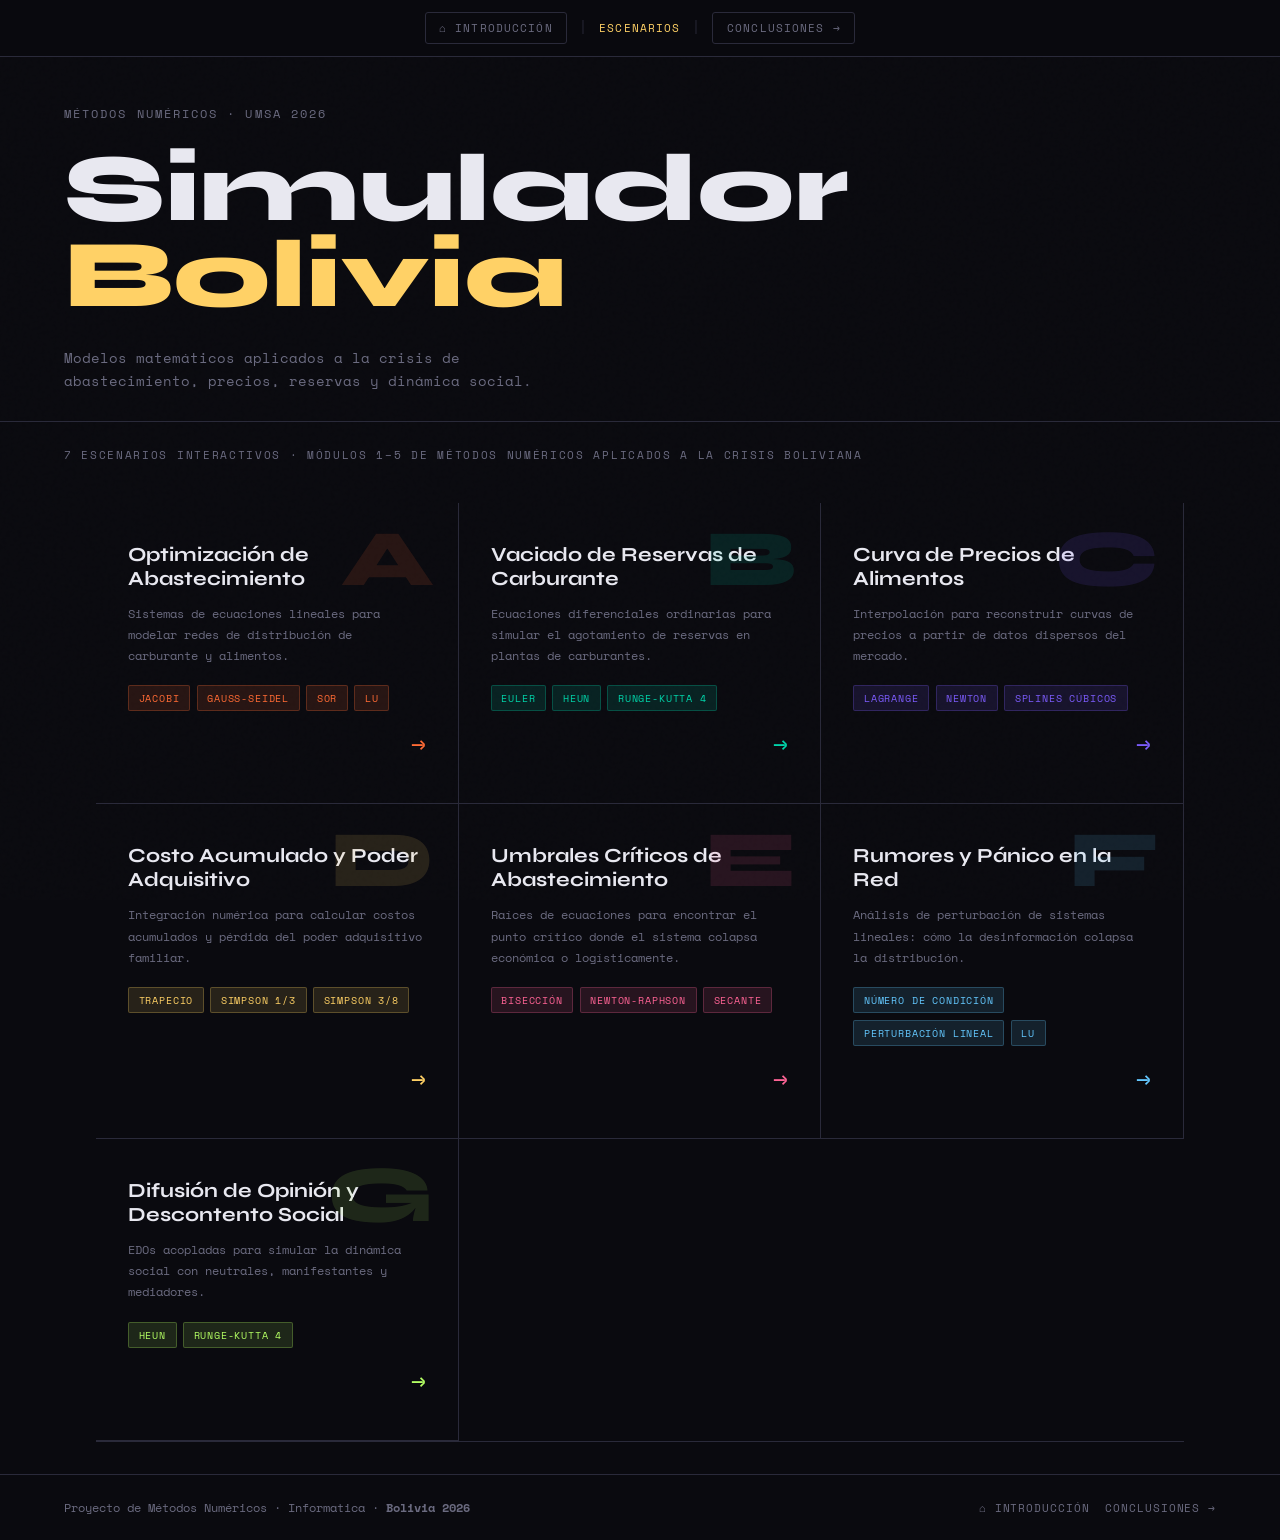
<file: index.html>
<!DOCTYPE html>
<html lang="es">
<head>
  <meta charset="UTF-8" />
  <meta name="viewport" content="width=device-width, initial-scale=1.0"/>
  <title>Métodos Numéricos – Bolivia</title>
  <link rel="stylesheet" href="styles.css" />
  <link href="https://fonts.googleapis.com/css2?family=Syne:wght@400;700;800&family=Space+Mono:wght@400;700&display=swap" rel="stylesheet"/>
</head>
<body class="menu-page">

  <div class="noise"></div>

<nav class="site-nav">
  <a href="inicio.html">⌂ Introducción</a>
  <span class="nav-sep">|</span>
  <span class="nav-current">Escenarios</span>
  <span class="nav-sep">|</span>
  <a href="conclusiones.html">Conclusiones →</a>
</nav>


  <header class="hero">
    <div class="hero-tag">Métodos Numéricos · UMSA 2026</div>
    <h1 class="hero-title">Simulador<br/><span>Bolivia</span></h1>
    <p class="hero-sub">Modelos matemáticos aplicados a la crisis de abastecimiento, precios, reservas y dinámica social.</p>
  </header>
<div style="padding: 1.5rem var(--page-pad) 0.5rem; position:relative; z-index:1;">
  <p style="font-family:var(--font-mono); font-size:0.7rem; letter-spacing:0.15em; text-transform:uppercase; color:var(--muted);">
    7 escenarios interactivos · Módulos 1–5 de métodos numéricos aplicados a la crisis boliviana
  </p>
</div>

<div class="KEKE">
  <main class="scenarios">

    <a href="escenario-a/index.html" class="card card-a">
      <div class="card-number">A</div>
      <div class="card-content">
        <h2>Optimización de Abastecimiento</h2>
        <p>Sistemas de ecuaciones lineales para modelar redes de distribución de carburante y alimentos.</p>
        <div class="card-methods">
          <span>Jacobi</span><span>Gauss-Seidel</span><span>SOR</span><span>LU</span>
        </div>
      </div>
      <div class="card-arrow">→</div>
    </a>

    <a href="escenario-b/index.html" class="card card-b">
      <div class="card-number">B</div>
      <div class="card-content">
        <h2>Vaciado de Reservas de Carburante</h2>
        <p>Ecuaciones diferenciales ordinarias para simular el agotamiento de reservas en plantas de carburantes.</p>
        <div class="card-methods">
          <span>Euler</span><span>Heun</span><span>Runge-Kutta 4</span>
        </div>
      </div>
      <div class="card-arrow">→</div>
    </a>

    <a href="escenario-c/index.html" class="card card-c">
      <div class="card-number">C</div>
      <div class="card-content">
        <h2>Curva de Precios de Alimentos</h2>
        <p>Interpolación para reconstruir curvas de precios a partir de datos dispersos del mercado.</p>
        <div class="card-methods">
          <span>Lagrange</span><span>Newton</span><span>Splines Cúbicos</span>
        </div>
      </div>
      <div class="card-arrow">→</div>
    </a>

    <a href="escenario-d/index.html" class="card card-d">
      <div class="card-number">D</div>
      <div class="card-content">
        <h2>Costo Acumulado y Poder Adquisitivo</h2>
        <p>Integración numérica para calcular costos acumulados y pérdida del poder adquisitivo familiar.</p>
        <div class="card-methods">
          <span>Trapecio</span><span>Simpson 1/3</span><span>Simpson 3/8</span>
        </div>
      </div>
      <div class="card-arrow">→</div>
    </a>

    <a href="escenario-e/index.html" class="card card-e">
      <div class="card-number">E</div>
      <div class="card-content">
        <h2>Umbrales Críticos de Abastecimiento</h2>
        <p>Raíces de ecuaciones para encontrar el punto crítico donde el sistema colapsa económica o logísticamente.</p>
        <div class="card-methods">
          <span>Bisección</span><span>Newton-Raphson</span><span>Secante</span>
        </div>
      </div>
      <div class="card-arrow">→</div>
    </a>

    <a href="escenario-f/index.html" class="card card-f">
      <div class="card-number">F</div>
      <div class="card-content">
        <h2>Rumores y Pánico en la Red</h2>
        <p>Análisis de perturbación de sistemas lineales: cómo la desinformación colapsa la distribución.</p>
        <div class="card-methods">
          <span>Número de Condición</span><span>Perturbación Lineal</span><span>LU</span>
        </div>
      </div>
      <div class="card-arrow">→</div>
    </a>

    <a href="escenario-g/index.html" class="card card-g">
      <div class="card-number">G</div>
      <div class="card-content">
        <h2>Difusión de Opinión y Descontento Social</h2>
        <p>EDOs acopladas para simular la dinámica social con neutrales, manifestantes y mediadores.</p>
        <div class="card-methods">
          <span>Heun</span><span>Runge-Kutta 4</span>
        </div>
      </div>
      <div class="card-arrow">→</div>
    </a>

  </main>
  </div>

  <footer class="footer" style="display:flex; justify-content:space-between; align-items:center; flex-wrap:wrap; gap:0.75rem;">
    <p>Proyecto de Métodos Numéricos · Informatica · <strong>Bolivia 2026</strong></p>
    <div style="display:flex; gap:1rem;">
      <a href="inicio.html" style="font-size:0.7rem; color:var(--muted); text-decoration:none; letter-spacing:0.08em; text-transform:uppercase;">⌂ Introducción</a>
      <a href="conclusiones.html" style="font-size:0.7rem; color:var(--muted); text-decoration:none; letter-spacing:0.08em; text-transform:uppercase;">Conclusiones →</a>
    </div>
  </footer>

</body>
</html>
</file>
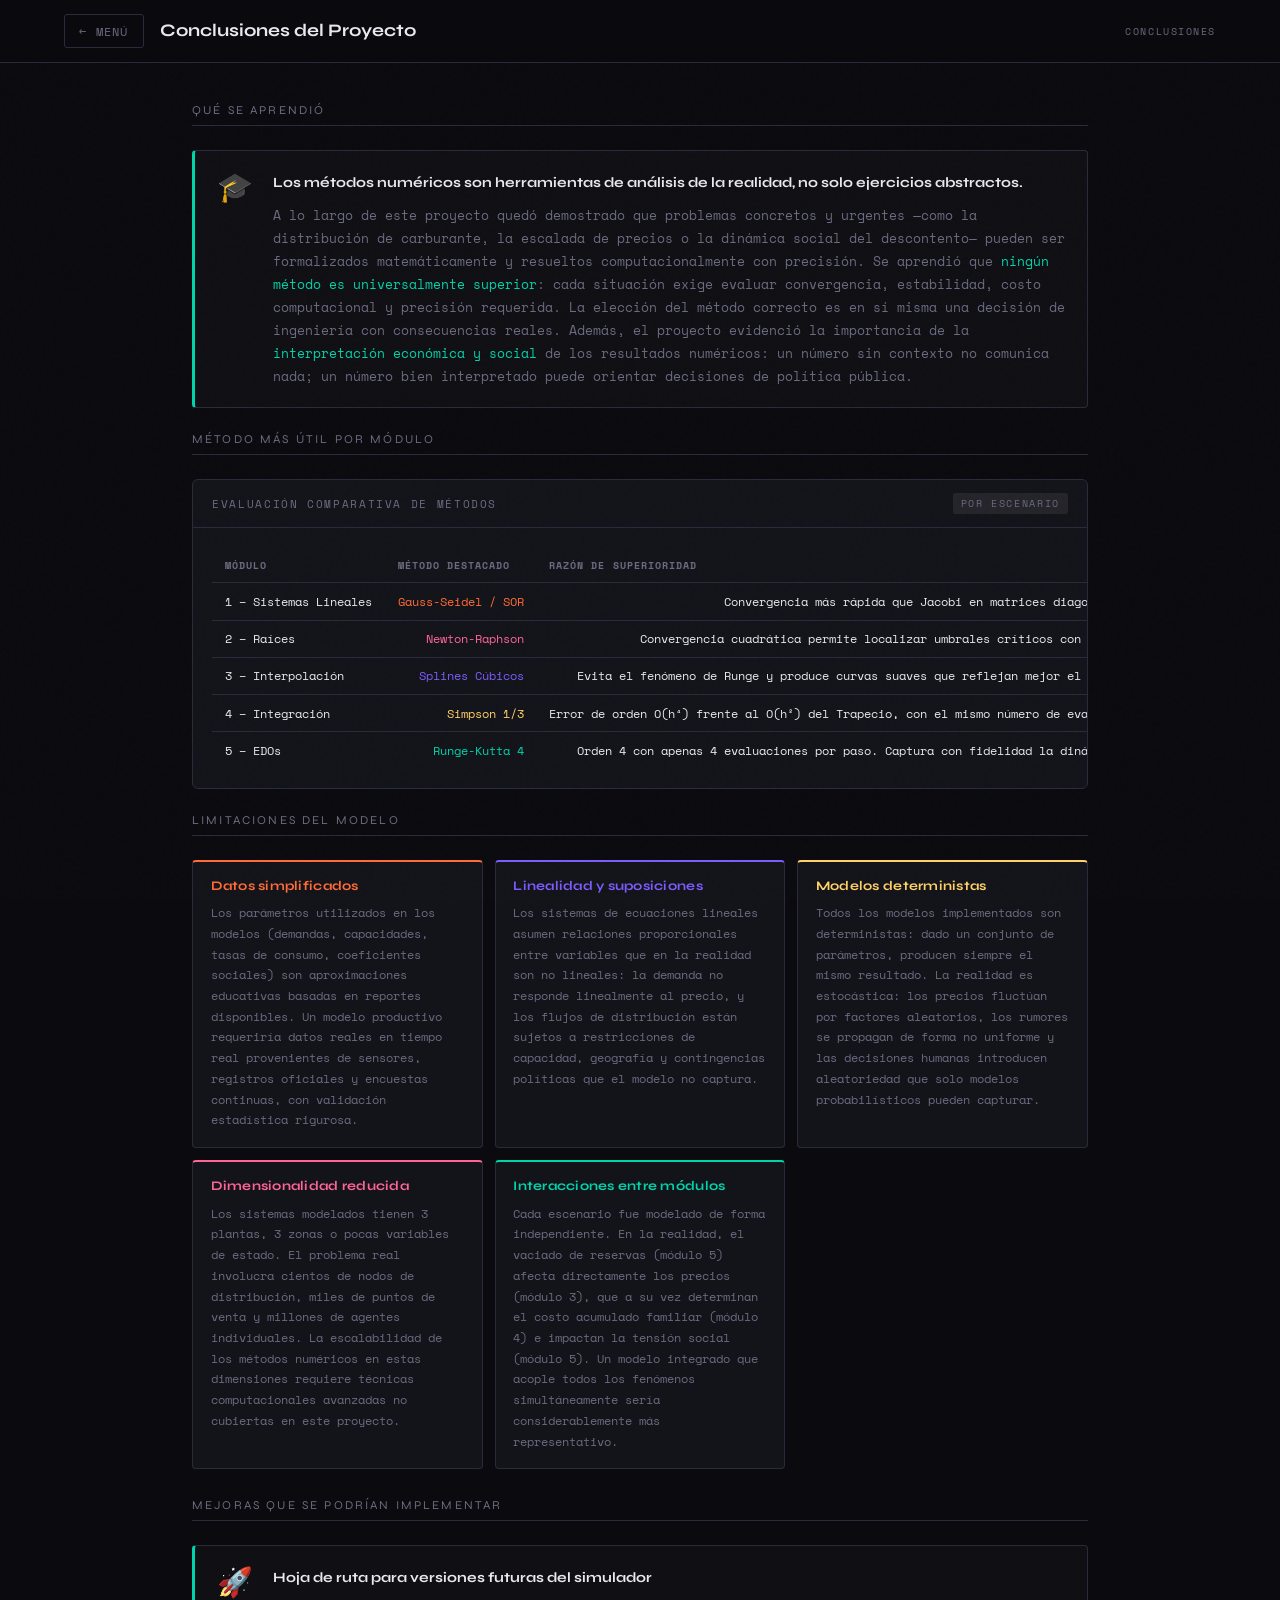
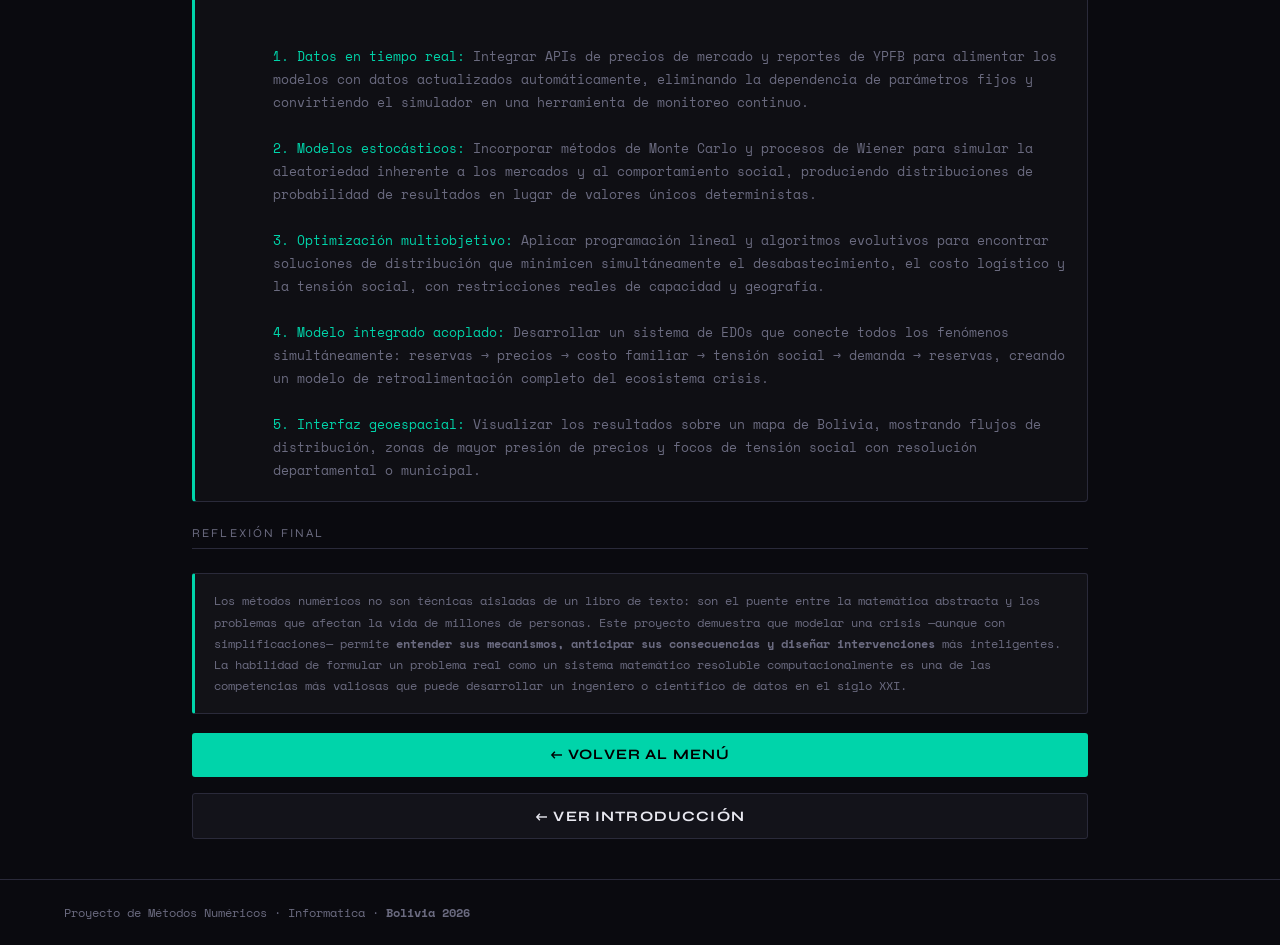
<file: conclusiones.html>
<!DOCTYPE html>
<html lang="es">
<head>
  <meta charset="UTF-8" />
  <meta name="viewport" content="width=device-width, initial-scale=1.0"/>
  <title>Conclusiones – Métodos Numéricos Bolivia</title>
  <link rel="stylesheet" href="styles.css" />
  <link href="https://fonts.googleapis.com/css2?family=Syne:wght@400;700;800&family=Space+Mono:wght@400;700&display=swap" rel="stylesheet"/>
</head>
<body class="scenario-page" style="--accent: var(--accent-b);">

  <div class="noise"></div>

  <header class="scenario-header">
    <a href="index.html" class="back-btn">← Menú</a>
    <h1>Conclusiones del Proyecto</h1>
    <span class="scenario-label">Conclusiones</span>
  </header>

  <main class="scenario-main">

    <!-- QUÉ SE APRENDIÓ -->
    <p class="section-title">Qué se aprendió</p>
    <div class="explain-block" style="--accent: var(--accent-b);">
      <div class="explain-icon">🎓</div>
      <div class="explain-text">
        <strong>Los métodos numéricos son herramientas de análisis de la realidad, no solo ejercicios abstractos.</strong>
        A lo largo de este proyecto quedó demostrado que problemas concretos y urgentes —como la
        distribución de carburante, la escalada de precios o la dinámica social del descontento—
        pueden ser formalizados matemáticamente y resueltos computacionalmente con precisión.
        Se aprendió que <em>ningún método es universalmente superior</em>: cada situación exige
        evaluar convergencia, estabilidad, costo computacional y precisión requerida. La elección
        del método correcto es en sí misma una decisión de ingeniería con consecuencias reales.
        Además, el proyecto evidenció la importancia de la <em>interpretación económica y social</em>
        de los resultados numéricos: un número sin contexto no comunica nada; un número bien
        interpretado puede orientar decisiones de política pública.
      </div>
    </div>

    <!-- QUÉ MÉTODO FUE MÁS ÚTIL -->
    <p class="section-title">Método más útil por módulo</p>
    <div class="results-panel">
      <div class="results-header">
        <span>Evaluación comparativa de métodos</span>
        <span class="badge">por escenario</span>
      </div>
      <div class="results-body">
        <table class="data-table">
          <thead>
            <tr>
              <th>Módulo</th>
              <th>Método Destacado</th>
              <th>Razón de Superioridad</th>
            </tr>
          </thead>
          <tbody>
            <tr>
              <td>1 – Sistemas Lineales</td>
              <td style="color:var(--accent-a);">Gauss-Seidel / SOR</td>
              <td>Convergencia más rápida que Jacobi en matrices diagonalmente dominantes típicas del problema de distribución. SOR con ω óptimo redujo iteraciones hasta en un 40%.</td>
            </tr>
            <tr>
              <td>2 – Raíces</td>
              <td style="color:#ff6496;">Newton-Raphson</td>
              <td>Convergencia cuadrática permite localizar umbrales críticos con altísima precisión en pocas iteraciones, fundamental cuando se requiere identificar puntos de quiebre exactos.</td>
            </tr>
            <tr>
              <td>3 – Interpolación</td>
              <td style="color:var(--accent-c);">Splines Cúbicos</td>
              <td>Evita el fenómeno de Runge y produce curvas suaves que reflejan mejor el comportamiento real de los precios. Lagrange y Newton son más susceptibles a oscilaciones con datos dispersos.</td>
            </tr>
            <tr>
              <td>4 – Integración</td>
              <td style="color:var(--yellow);">Simpson 1/3</td>
              <td>Error de orden O(h⁴) frente al O(h²) del Trapecio, con el mismo número de evaluaciones. La ganancia en precisión es significativa para calcular costos acumulados sobre intervalos amplios.</td>
            </tr>
            <tr>
              <td>5 – EDOs</td>
              <td style="color:var(--accent-b);">Runge-Kutta 4</td>
              <td>Orden 4 con apenas 4 evaluaciones por paso. Captura con fidelidad la dinámica no lineal del vaciado de reservas y del sistema social acoplado, donde Euler acumula errores rápidamente.</td>
            </tr>
          </tbody>
        </table>
      </div>
    </div>

    <!-- LIMITACIONES -->
    <p class="section-title">Limitaciones del modelo</p>
    <div class="algo-cards">

      <div class="algo-card" style="--accent: var(--accent-a);">
        <div class="algo-name" style="color:var(--accent-a);">Datos simplificados</div>
        <div class="algo-desc">
          Los parámetros utilizados en los modelos (demandas, capacidades, tasas de consumo,
          coeficientes sociales) son aproximaciones educativas basadas en reportes disponibles.
          Un modelo productivo requeriría datos reales en tiempo real provenientes de sensores,
          registros oficiales y encuestas continuas, con validación estadística rigurosa.
        </div>
      </div>

      <div class="algo-card" style="--accent: var(--accent-c);">
        <div class="algo-name" style="color:var(--accent-c);">Linealidad y suposiciones</div>
        <div class="algo-desc">
          Los sistemas de ecuaciones lineales asumen relaciones proporcionales entre variables que
          en la realidad son no lineales: la demanda no responde linealmente al precio, y los flujos
          de distribución están sujetos a restricciones de capacidad, geografía y contingencias
          políticas que el modelo no captura.
        </div>
      </div>

      <div class="algo-card" style="--accent: var(--yellow);">
        <div class="algo-name" style="color:var(--yellow);">Modelos deterministas</div>
        <div class="algo-desc">
          Todos los modelos implementados son deterministas: dado un conjunto de parámetros,
          producen siempre el mismo resultado. La realidad es estocástica: los precios fluctúan
          por factores aleatorios, los rumores se propagan de forma no uniforme y las decisiones
          humanas introducen aleatoriedad que solo modelos probabilísticos pueden capturar.
        </div>
      </div>

      <div class="algo-card" style="--accent: #ff6496;">
        <div class="algo-name" style="color:#ff6496;">Dimensionalidad reducida</div>
        <div class="algo-desc">
          Los sistemas modelados tienen 3 plantas, 3 zonas o pocas variables de estado. El problema
          real involucra cientos de nodos de distribución, miles de puntos de venta y millones de
          agentes individuales. La escalabilidad de los métodos numéricos en estas dimensiones
          requiere técnicas computacionales avanzadas no cubiertas en este proyecto.
        </div>
      </div>

      <div class="algo-card" style="--accent: var(--accent-b);">
        <div class="algo-name" style="color:var(--accent-b);">Interacciones entre módulos</div>
        <div class="algo-desc">
          Cada escenario fue modelado de forma independiente. En la realidad, el vaciado de reservas
          (módulo 5) afecta directamente los precios (módulo 3), que a su vez determinan el costo
          acumulado familiar (módulo 4) e impactan la tensión social (módulo 5). Un modelo integrado
          que acople todos los fenómenos simultáneamente sería considerablemente más representativo.
        </div>
      </div>

    </div>

    <!-- MEJORAS POSIBLES -->
    <p class="section-title">Mejoras que se podrían implementar</p>
    <div class="explain-block" style="--accent: var(--accent-b);">
      <div class="explain-icon">🚀</div>
      <div class="explain-text">
        <strong>Hoja de ruta para versiones futuras del simulador</strong>
        <br/><br/>
        <em>1. Datos en tiempo real:</em> Integrar APIs de precios de mercado y reportes de YPFB
        para alimentar los modelos con datos actualizados automáticamente, eliminando la dependencia
        de parámetros fijos y convirtiendo el simulador en una herramienta de monitoreo continuo.
        <br/><br/>
        <em>2. Modelos estocásticos:</em> Incorporar métodos de Monte Carlo y procesos de Wiener
        para simular la aleatoriedad inherente a los mercados y al comportamiento social, produciendo
        distribuciones de probabilidad de resultados en lugar de valores únicos deterministas.
        <br/><br/>
        <em>3. Optimización multiobjetivo:</em> Aplicar programación lineal y algoritmos evolutivos
        para encontrar soluciones de distribución que minimicen simultáneamente el desabastecimiento,
        el costo logístico y la tensión social, con restricciones reales de capacidad y geografía.
        <br/><br/>
        <em>4. Modelo integrado acoplado:</em> Desarrollar un sistema de EDOs que conecte todos
        los fenómenos simultáneamente: reservas → precios → costo familiar → tensión social →
        demanda → reservas, creando un modelo de retroalimentación completo del ecosistema crisis.
        <br/><br/>
        <em>5. Interfaz geoespacial:</em> Visualizar los resultados sobre un mapa de Bolivia,
        mostrando flujos de distribución, zonas de mayor presión de precios y focos de tensión
        social con resolución departamental o municipal.
      </div>
    </div>

    <!-- REFLEXIÓN FINAL -->
    <p class="section-title">Reflexión final</p>
    <div class="info-box" style="--accent: var(--accent-b); border-left-color: var(--accent-b);">
      Los métodos numéricos no son técnicas aisladas de un libro de texto: son el puente entre
      la matemática abstracta y los problemas que afectan la vida de millones de personas.
      Este proyecto demuestra que modelar una crisis —aunque con simplificaciones— permite
      <strong>entender sus mecanismos, anticipar sus consecuencias y diseñar intervenciones</strong>
      más inteligentes. La habilidad de formular un problema real como un sistema matemático
      resoluble computacionalmente es una de las competencias más valiosas que puede desarrollar
      un ingeniero o científico de datos en el siglo XXI.
    </div>

    <div style="display:flex; gap:1rem; margin-top:1rem; flex-wrap:wrap;">
      <a href="index.html" class="run-btn" style="display:inline-block; text-align:center; text-decoration:none; background:var(--accent-b); color:#000; padding:0.85rem 2rem; border-radius:3px; font-family:var(--font-head); font-weight:700; font-size:0.9rem; letter-spacing:0.08em; text-transform:uppercase;">
        ← Volver al Menú
      </a>
      <a href="inicio.html" class="run-btn" style="display:inline-block; text-align:center; text-decoration:none; background:var(--surface); color:var(--text); border:1px solid var(--border); padding:0.85rem 2rem; border-radius:3px; font-family:var(--font-head); font-weight:700; font-size:0.9rem; letter-spacing:0.08em; text-transform:uppercase;">
        ← Ver Introducción
      </a>
    </div>

  </main>

  <footer class="footer">
    <p>Proyecto de Métodos Numéricos · Informatica · <strong>Bolivia 2026</strong></p>
  </footer>

</body>
</html>
</file>
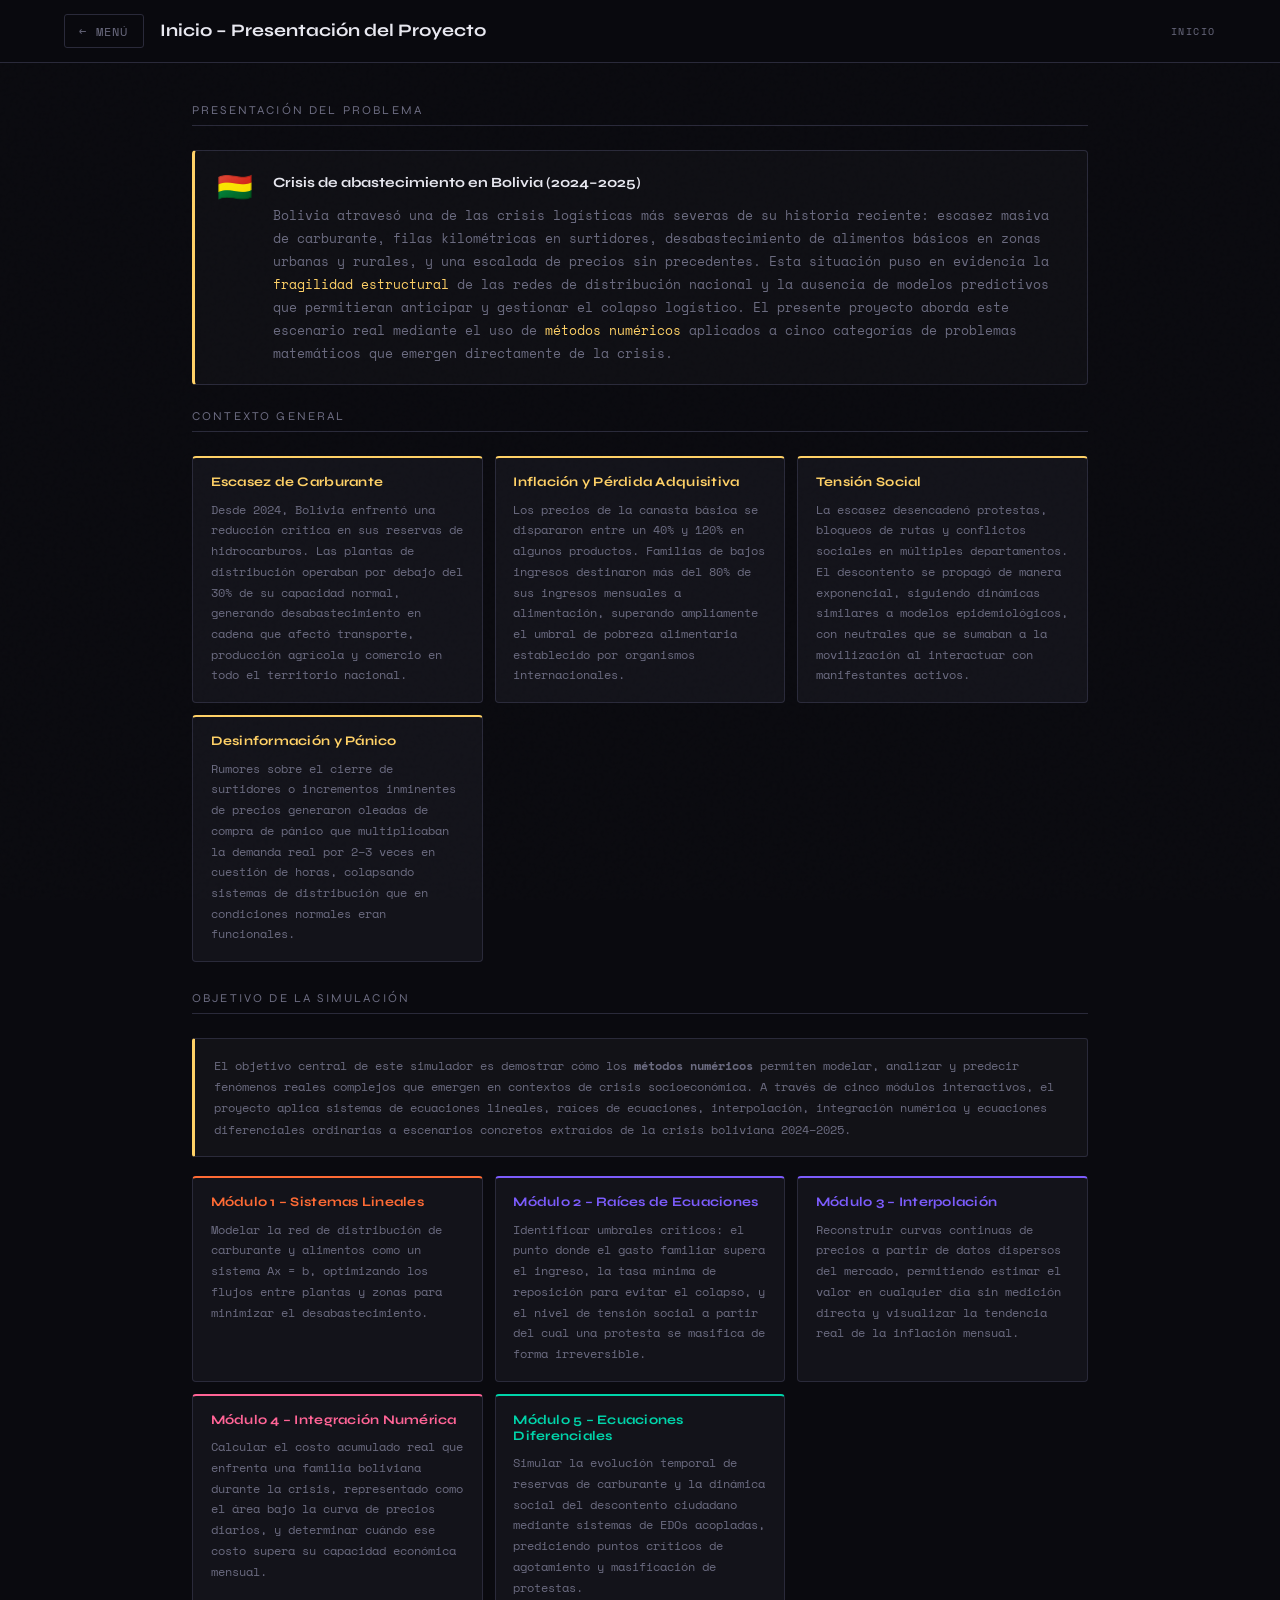
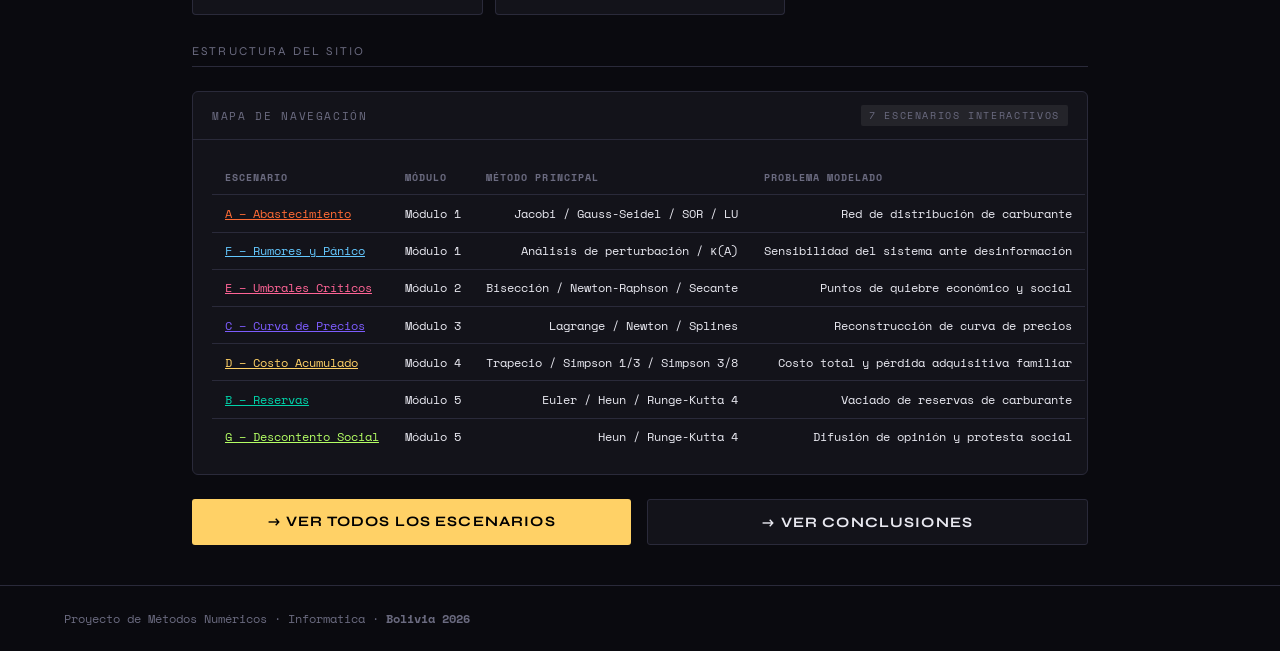
<file: inicio.html>
<!DOCTYPE html>
<html lang="es">
<head>
  <meta charset="UTF-8" />
  <meta name="viewport" content="width=device-width, initial-scale=1.0"/>
  <title>Inicio – Métodos Numéricos Bolivia</title>
  <link rel="stylesheet" href="styles.css" />
  <link href="https://fonts.googleapis.com/css2?family=Syne:wght@400;700;800&family=Space+Mono:wght@400;700&display=swap" rel="stylesheet"/>
</head>
<body class="scenario-page" style="--accent: var(--yellow);">

  <div class="noise"></div>

  <header class="scenario-header">
    <a href="index.html" class="back-btn">← Menú</a>
    <h1>Inicio – Presentación del Proyecto</h1>
    <span class="scenario-label">Inicio</span>
  </header>

  <main class="scenario-main">

    <!-- PRESENTACIÓN DEL PROBLEMA -->
    <p class="section-title">Presentación del Problema</p>
    <div class="explain-block" style="--accent: var(--yellow);">
      <div class="explain-icon">🇧🇴</div>
      <div class="explain-text">
        <strong>Crisis de abastecimiento en Bolivia (2024–2025)</strong>
        Bolivia atravesó una de las crisis logísticas más severas de su historia reciente: escasez
        masiva de carburante, filas kilométricas en surtidores, desabastecimiento de alimentos
        básicos en zonas urbanas y rurales, y una escalada de precios sin precedentes. Esta situación
        puso en evidencia la <em>fragilidad estructural</em> de las redes de distribución nacional
        y la ausencia de modelos predictivos que permitieran anticipar y gestionar el colapso logístico.
        El presente proyecto aborda este escenario real mediante el uso de <em>métodos numéricos</em>
        aplicados a cinco categorías de problemas matemáticos que emergen directamente de la crisis.
      </div>
    </div>

    <!-- CONTEXTO GENERAL -->
    <p class="section-title">Contexto General</p>
    <div class="algo-cards">

      <div class="algo-card" style="--accent: var(--yellow);">
        <div class="algo-name">Escasez de Carburante</div>
        <div class="algo-desc">
          Desde 2024, Bolivia enfrentó una reducción crítica en sus reservas de hidrocarburos.
          Las plantas de distribución operaban por debajo del 30% de su capacidad normal,
          generando desabastecimiento en cadena que afectó transporte, producción agrícola y
          comercio en todo el territorio nacional.
        </div>
      </div>

      <div class="algo-card" style="--accent: var(--yellow);">
        <div class="algo-name">Inflación y Pérdida Adquisitiva</div>
        <div class="algo-desc">
          Los precios de la canasta básica se dispararon entre un 40% y 120% en algunos
          productos. Familias de bajos ingresos destinaron más del 80% de sus ingresos
          mensuales a alimentación, superando ampliamente el umbral de pobreza alimentaria
          establecido por organismos internacionales.
        </div>
      </div>

      <div class="algo-card" style="--accent: var(--yellow);">
        <div class="algo-name">Tensión Social</div>
        <div class="algo-desc">
          La escasez desencadenó protestas, bloqueos de rutas y conflictos sociales en
          múltiples departamentos. El descontento se propagó de manera exponencial, siguiendo
          dinámicas similares a modelos epidemiológicos, con neutrales que se sumaban a la
          movilización al interactuar con manifestantes activos.
        </div>
      </div>

      <div class="algo-card" style="--accent: var(--yellow);">
        <div class="algo-name">Desinformación y Pánico</div>
        <div class="algo-desc">
          Rumores sobre el cierre de surtidores o incrementos inminentes de precios generaron
          oleadas de compra de pánico que multiplicaban la demanda real por 2–3 veces en cuestión
          de horas, colapsando sistemas de distribución que en condiciones normales eran funcionales.
        </div>
      </div>

    </div>

    <!-- OBJETIVO DE LA SIMULACIÓN -->
    <p class="section-title">Objetivo de la Simulación</p>
    <div class="info-box" style="--accent: var(--yellow);">
      El objetivo central de este simulador es demostrar cómo los <strong>métodos numéricos</strong>
      permiten modelar, analizar y predecir fenómenos reales complejos que emergen en contextos de
      crisis socioeconómica. A través de cinco módulos interactivos, el proyecto aplica sistemas de
      ecuaciones lineales, raíces de ecuaciones, interpolación, integración numérica y ecuaciones
      diferenciales ordinarias a escenarios concretos extraídos de la crisis boliviana 2024–2025.
    </div>

    <div class="algo-cards">

      <div class="algo-card" style="--accent: var(--accent-a);">
        <div class="algo-name" style="color: var(--accent-a);">Módulo 1 – Sistemas Lineales</div>
        <div class="algo-desc">
          Modelar la red de distribución de carburante y alimentos como un sistema Ax = b,
          optimizando los flujos entre plantas y zonas para minimizar el desabastecimiento.
        </div>
      </div>

      <div class="algo-card" style="--accent: var(--accent-c);">
        <div class="algo-name" style="color: var(--accent-c);">Módulo 2 – Raíces de Ecuaciones</div>
        <div class="algo-desc">
          Identificar umbrales críticos: el punto donde el gasto familiar supera el ingreso,
          la tasa mínima de reposición para evitar el colapso, y el nivel de tensión social
          a partir del cual una protesta se masifica de forma irreversible.
        </div>
      </div>

      <div class="algo-card" style="--accent: var(--accent-c);">
        <div class="algo-name" style="color: var(--accent-c);">Módulo 3 – Interpolación</div>
        <div class="algo-desc">
          Reconstruir curvas continuas de precios a partir de datos dispersos del mercado,
          permitiendo estimar el valor en cualquier día sin medición directa y visualizar
          la tendencia real de la inflación mensual.
        </div>
      </div>

      <div class="algo-card" style="--accent: #ff6496;">
        <div class="algo-name" style="color: #ff6496;">Módulo 4 – Integración Numérica</div>
        <div class="algo-desc">
          Calcular el costo acumulado real que enfrenta una familia boliviana durante la crisis,
          representado como el área bajo la curva de precios diarios, y determinar cuándo ese
          costo supera su capacidad económica mensual.
        </div>
      </div>

      <div class="algo-card" style="--accent: var(--accent-b);">
        <div class="algo-name" style="color: var(--accent-b);">Módulo 5 – Ecuaciones Diferenciales</div>
        <div class="algo-desc">
          Simular la evolución temporal de reservas de carburante y la dinámica social del
          descontento ciudadano mediante sistemas de EDOs acopladas, prediciendo puntos críticos
          de agotamiento y masificación de protestas.
        </div>
      </div>

    </div>

    <!-- ESTRUCTURA DEL SITIO -->
    <p class="section-title">Estructura del Sitio</p>
    <div class="results-panel">
      <div class="results-header">
        <span>Mapa de navegación</span>
        <span class="badge">7 escenarios interactivos</span>
      </div>
      <div class="results-body">
        <table class="data-table">
          <thead>
            <tr>
              <th>Escenario</th>
              <th>Módulo</th>
              <th>Método Principal</th>
              <th>Problema Modelado</th>
            </tr>
          </thead>
          <tbody>
            <tr><td><a href="escenario-a/index.html" style="color:var(--accent-a);">A – Abastecimiento</a></td><td>Módulo 1</td><td>Jacobi / Gauss-Seidel / SOR / LU</td><td>Red de distribución de carburante</td></tr>
            <tr><td><a href="escenario-f/index.html" style="color:#64c8ff;">F – Rumores y Pánico</a></td><td>Módulo 1</td><td>Análisis de perturbación / κ(A)</td><td>Sensibilidad del sistema ante desinformación</td></tr>
            <tr><td><a href="escenario-e/index.html" style="color:#ff6496;">E – Umbrales Críticos</a></td><td>Módulo 2</td><td>Bisección / Newton-Raphson / Secante</td><td>Puntos de quiebre económico y social</td></tr>
            <tr><td><a href="escenario-c/index.html" style="color:var(--accent-c);">C – Curva de Precios</a></td><td>Módulo 3</td><td>Lagrange / Newton / Splines</td><td>Reconstrucción de curva de precios</td></tr>
            <tr><td><a href="escenario-d/index.html" style="color:var(--yellow);">D – Costo Acumulado</a></td><td>Módulo 4</td><td>Trapecio / Simpson 1/3 / Simpson 3/8</td><td>Costo total y pérdida adquisitiva familiar</td></tr>
            <tr><td><a href="escenario-b/index.html" style="color:var(--accent-b);">B – Reservas</a></td><td>Módulo 5</td><td>Euler / Heun / Runge-Kutta 4</td><td>Vaciado de reservas de carburante</td></tr>
            <tr><td><a href="escenario-g/index.html" style="color:#b4ff64;">G – Descontento Social</a></td><td>Módulo 5</td><td>Heun / Runge-Kutta 4</td><td>Difusión de opinión y protesta social</td></tr>
          </tbody>
        </table>
      </div>
    </div>

    <div style="display:flex; gap:1rem; margin-top:1rem;">
      <a href="index.html" class="run-btn" style="display:inline-block; text-align:center; text-decoration:none; background:var(--yellow); color:#000; padding:0.85rem 2rem; border-radius:3px; font-family:var(--font-head); font-weight:700; font-size:0.9rem; letter-spacing:0.08em; text-transform:uppercase;">
        → Ver todos los escenarios
      </a>
      <a href="conclusiones.html" class="run-btn" style="display:inline-block; text-align:center; text-decoration:none; background:var(--surface); color:var(--text); border:1px solid var(--border); padding:0.85rem 2rem; border-radius:3px; font-family:var(--font-head); font-weight:700; font-size:0.9rem; letter-spacing:0.08em; text-transform:uppercase;">
        → Ver Conclusiones
      </a>
    </div>

  </main>

  <footer class="footer">
    <p>Proyecto de Métodos Numéricos · Informatica · <strong>Bolivia 2026</strong></p>
  </footer>

</body>
</html>
</file>
<file: styles.css>
/* ===== RESET & BASE ===== */
*, *::before, *::after { box-sizing: border-box; margin: 0; padding: 0; }

:root {
  /* — Colores (sin cambios) — */
  --bg:        #0a0a0f;
  --surface:   #13131a;
  --border:    #2a2a3a;
  --text:      #e8e8f0;
  --muted:     #6b6b80;
  --accent-a:  #ff6b35;
  --accent-b:  #00d4aa;
  --accent-c:  #7c5cfc;
  --yellow:    #ffd166;
  --font-head: 'Syne', sans-serif;
  --font-mono: 'Space Mono', monospace;

  /* — Layout tokens — */
  --page-pad:    clamp(1rem, 5vw, 4rem);   /* padding horizontal global */
  --content-max: 960px;                     /* ancho máximo del contenido */
  --gap-sm:      0.75rem;
  --gap-md:      1.5rem;
  --gap-lg:      2.5rem;
}

html { scroll-behavior: smooth; }

body {
  background: var(--bg);
  
  color: var(--text);
  font-family: var(--font-mono);
  min-height: 100vh;
  position: relative;
  overflow-x: hidden;
}

  .site-nav {
    display: flex;
    align-items: center;
    justify-content: center;
    flex-wrap: nowrap;
    gap: 0.5rem 0.75rem;
    padding: 0.75rem var(--page-pad);
    border-bottom: 1px solid var(--border);
    position: sticky;
    top: 0;
    z-index: 100;
    background: rgba(10,10,15,0.92);
    backdrop-filter: blur(12px);
  }
  .site-nav a {
    display: inline-flex;
    align-items: center;
    gap: 0.4rem;
    font-family: var(--font-mono);
    font-size: 0.7rem;
    color: var(--muted);
    text-decoration: none;
    padding: 0.4rem 0.85rem;
    border: 1px solid var(--border);
    border-radius: 3px;
    transition: all 0.2s;
    text-transform: uppercase;
    letter-spacing: 0.1em;
    white-space: nowrap;
  }
  .site-nav a:hover {
    color: var(--text);
    border-color: var(--muted);
  }
  .site-nav .nav-sep {
    color: var(--border);
    font-size: 0.8rem;
    flex-shrink: 0;
  }
  .site-nav .nav-current {
    font-family: var(--font-mono);
    font-size: 0.7rem;
    color: var(--yellow);
    text-transform: uppercase;
    letter-spacing: 0.1em;
    white-space: nowrap;
  }

  /* ── Móvil: todo en una sola fila ── */
  @media (max-width: 520px) {
    .site-nav {
      gap: 0.25rem 0.35rem;
      padding: 0.6rem 0.75rem;
    }
    .site-nav a {
      font-size: 0.58rem;
      padding: 0.35rem 0.5rem;
      letter-spacing: 0.05em;
    }
    .site-nav .nav-current {
      font-size: 0.58rem;
      letter-spacing: 0.05em;
    }
  }





/* ===== NOISE TEXTURE ===== */
.noise {
  position: fixed; inset: 0; z-index: 0; pointer-events: none;
  background-image: url("data:image/svg+xml,%3Csvg viewBox='0 0 256 256' xmlns='http://www.w3.org/2000/svg'%3E%3Cfilter id='noise'%3E%3CfeTurbulence type='fractalNoise' baseFrequency='0.9' numOctaves='4' stitchTiles='stitch'/%3E%3C/filter%3E%3Crect width='100%25' height='100%25' filter='url(%23noise)' opacity='0.04'/%3E%3C/svg%3E");
  opacity: 0.4;
  width: 100%;
}

/* ========================================
   PÁGINA MENÚ PRINCIPAL
   ======================================== */
.menu-page {
  display: flex;
  flex-direction: column;
  MIN-height: 100vh;
}

/* ── Hero ── */
.hero {
  padding: clamp(2.5rem, 7vh, 3rem) var(--page-pad) clamp(1.5rem, 3vh, 3rem);
  width: auto;
  position: relative;
  z-index: 1;
  border-bottom: 1px solid var(--border);
}

.hero-tag {
  
  font-size: 0.72rem;
  letter-spacing: 0.18em;
  color: var(--muted);
  text-transform: uppercase;
  margin-bottom: 1.5rem;
}

.hero-title {
  font-family: var(--font-head);
  font-size: clamp(2rem, 8vw, 6rem);
  font-weight: 800;
  line-height: 0.9;
  color: var(--text);
}

.hero-title span {
  color: var(--yellow);
  display: block;
}

.hero-sub {
  margin-top: 1.8rem;
  max-width: 520px;
  color: var(--muted);
  font-size: 0.85rem;
  line-height: 1.7;
}

.KEKE{
  width: 100%;
}

/* ── Grid de escenarios ── */
.scenarios {
  margin: 2rem auto;
    width: 85%;
  display: grid;
  /* auto-fill con min() previene overflow en pantallas muy pequeñas */
  grid-template-columns: repeat(auto-fill, minmax(min(280px, 100%), 1fr));
  gap: 0;
  flex: 1;
  position: relative;
  z-index: 1;
  border-bottom: 1px solid var(--border);
}

.card {
  display: flex;
  flex-direction: column;
  gap: 1rem;
  padding: 2.5rem 2rem;
  border-right: 1px solid var(--border);
  border-bottom: 1px solid var(--border); /* borde inferior en todas */
  text-decoration: none;
  color: var(--text);
  position: relative;
  overflow: hidden;
  transition: background 0.3s;
}

.card::before {
  content: '';
  position: absolute;
  inset: 0;
  opacity: 0;
  transition: opacity 0.35s;
}

.card-a::before { background: linear-gradient(135deg, rgba(255,107,53,0.08)  0%, transparent 70%); }
.card-b::before { background: linear-gradient(135deg, rgba(0,212,170,0.08)   0%, transparent 70%); }
.card-c::before { background: linear-gradient(135deg, rgba(124,92,252,0.08)  0%, transparent 70%); }
.card-d::before { background: linear-gradient(135deg, rgba(255,209,102,0.08) 0%, transparent 70%); }
.card-e::before { background: linear-gradient(135deg, rgba(255,100,150,0.08) 0%, transparent 70%); }
.card-f::before { background: linear-gradient(135deg, rgba(100,200,255,0.08) 0%, transparent 70%); }
.card-g::before { background: linear-gradient(135deg, rgba(180,255,100,0.08) 0%, transparent 70%); }

.card:hover::before { opacity: 1; }

.card-number {
  font-family: var(--font-head);
  font-size: 5rem;
  font-weight: 800;
  line-height: 1;
  opacity: 0.12;
  position: absolute;
  top: 1rem;
  right: 1.5rem;
  transition: opacity 0.3s, transform 0.3s;
  /* Evita que desborde sobre el contenido */
  pointer-events: none;
  user-select: none;
}

.card:hover .card-number { opacity: 0.22; transform: scale(1.1); }

.card-a .card-number { color: var(--accent-a); }
.card-b .card-number { color: var(--accent-b); }
.card-c .card-number { color: var(--accent-c); }
.card-d .card-number { color: var(--yellow); }
.card-e .card-number { color: #ff6496; }
.card-f .card-number { color: #64c8ff; }
.card-g .card-number { color: #b4ff64; }

.card-content { flex: 1; }

.card-content h2 {
  font-family: var(--font-head);
  font-size: 1.25rem;
  font-weight: 700;
  margin-bottom: 0.75rem;
  line-height: 1.2;
}

.card-content p {
  font-size: 0.78rem;
  color: var(--muted);
  line-height: 1.7;
}

.card-methods {
  display: flex;
  flex-wrap: wrap;
  gap: 0.4rem;
  margin-top: 1.2rem;
}

.card-methods span {
  font-size: 0.65rem;
  letter-spacing: 0.08em;
  padding: 0.25rem 0.6rem;
  border-radius: 2px;
  font-family: var(--font-mono);
  text-transform: uppercase;
}

.card-a .card-methods span { background: rgba(255,107,53,0.12);  color: var(--accent-a); border: 1px solid rgba(255,107,53,0.25);  }
.card-b .card-methods span { background: rgba(0,212,170,0.12);   color: var(--accent-b); border: 1px solid rgba(0,212,170,0.25);   }
.card-c .card-methods span { background: rgba(124,92,252,0.12);  color: var(--accent-c); border: 1px solid rgba(124,92,252,0.25);  }
.card-d .card-methods span { background: rgba(255,209,102,0.12); color: var(--yellow);   border: 1px solid rgba(255,209,102,0.25); }
.card-e .card-methods span { background: rgba(255,100,150,0.12); color: #ff6496;         border: 1px solid rgba(255,100,150,0.25); }
.card-f .card-methods span { background: rgba(100,200,255,0.12); color: #64c8ff;         border: 1px solid rgba(100,200,255,0.25); }
.card-g .card-methods span { background: rgba(180,255,100,0.12); color: #b4ff64;         border: 1px solid rgba(180,255,100,0.25); }

.card-arrow {
  font-size: 1.5rem;
  align-self: flex-end;
  transition: transform 0.25s;
}

.card:hover .card-arrow { transform: translateX(6px); }

.card-a .card-arrow { color: var(--accent-a); }
.card-b .card-arrow { color: var(--accent-b); }
.card-c .card-arrow { color: var(--accent-c); }
.card-d .card-arrow { color: var(--yellow); }
.card-e .card-arrow { color: #ff6496; }
.card-f .card-arrow { color: #64c8ff; }
.card-g .card-arrow { color: #b4ff64; }

/* ── Footer ── */
.footer {
  padding: 1.5rem var(--page-pad);
  font-size: 0.72rem;
  color: var(--muted);
  border-top: 1px solid var(--border);
  position: relative;
  z-index: 1;
}

/* ========================================
   PÁGINAS DE ESCENARIO
   ======================================== */
.scenario-page {
  display: flex;
  flex-direction: column;
  min-height: 100vh;
}

/* ── Header sticky ── */
.scenario-header {
  display: flex;
  align-items: center;
  flex-wrap: wrap;              /* se envuelve en pantallas chicas */
  gap: 0.5rem 1rem;
  padding: 0.9rem var(--page-pad);
  border-bottom: 1px solid var(--border);
  position: sticky;
  top: 0;
  z-index: 100;
  background: rgba(10,10,15,0.92);
  backdrop-filter: blur(12px);
}

.back-btn {
  display: inline-flex;
  align-items: center;
  gap: 0.5rem;
  font-family: var(--font-mono);
  font-size: 0.72rem;
  color: var(--muted);
  text-decoration: none;
  padding: 0.45rem 0.9rem;
  border: 1px solid var(--border);
  border-radius: 3px;
  transition: all 0.2s;
  text-transform: uppercase;
  letter-spacing: 0.1em;
  flex-shrink: 0;
  white-space: nowrap;
}

.back-btn:hover { color: var(--text); border-color: var(--muted); }

.scenario-header h1 {
  font-family: var(--font-head);
  font-size: clamp(0.82rem, 2.2vw, 1.1rem);
  font-weight: 700;
  flex: 1;
  min-width: 0;           /* permite que el h1 se encoja con el flex */
  line-height: 1.3;
}

.scenario-label {
  font-size: 0.65rem;
  letter-spacing: 0.15em;
  color: var(--muted);
  text-transform: uppercase;
  flex-shrink: 0;
  margin-left: auto;
}

/* ── Área de contenido ── */
.scenario-main {
  padding: var(--gap-lg) clamp(1rem, 4vw, 2rem);
  flex: 1;
  max-width: var(--content-max);
  margin: 0 auto;
  width: 100%;
}

/* ── Section title ── */
.section-title {
  font-family: var(--font-head);
  font-size: 0.75rem;
  letter-spacing: 0.18em;
  text-transform: uppercase;
  color: var(--muted);
  margin-bottom: var(--gap-md);
  padding-bottom: 0.5rem;
  border-bottom: 1px solid var(--border);
}

/* ========================================
   INPUT PANEL
   ======================================== */
.input-panel {
  background: var(--surface);
  border: 1px solid var(--border);
  border-radius: 6px;
  padding: 1.5rem;
  margin-bottom: var(--gap-md);
}

.input-row {
  display: grid;
  /* min() garantiza que nunca sea más angosto que el contenedor */
  grid-template-columns: repeat(auto-fit, minmax(min(160px, 100%), 1fr));
  gap: 1rem;
  margin-bottom: 1rem;
}

.input-group {
  display: flex;
  flex-direction: column;
  gap: 0.4rem;
  min-width: 0;
}

.input-group label {
  font-size: 0.68rem;
  letter-spacing: 0.1em;
  text-transform: uppercase;
  color: var(--muted);
}

.input-group input,
.input-group select {
  background: var(--bg);
  border: 1px solid var(--border);
  color: var(--text);
  font-family: var(--font-mono);
  font-size: 0.82rem;
  padding: 0.6rem 0.8rem;
  border-radius: 3px;
  outline: none;
  transition: border-color 0.2s;
  width: 100%;
  min-width: 0;
}

.input-group input:focus,
.input-group select:focus { border-color: var(--muted); }

/* ========================================
   SELECTOR DE MÉTODO (tabs)
   ======================================== */
.method-selector {
  display: flex;
  flex-wrap: wrap;          /* envuelve en pantallas chicas */
  margin-bottom: var(--gap-md);
  border: 1px solid var(--border);
  border-radius: 4px;
  overflow: hidden;
  background: var(--bg);
}

.method-btn {
  flex: 1;
  min-width: min(120px, 50%);  /* máximo 2 por fila en mobile */
  padding: 0.65rem 0.5rem;
  font-family: var(--font-mono);
  font-size: 0.7rem;
  background: transparent;
  color: var(--muted);
  border: none;
  border-right: 1px solid var(--border);
  border-bottom: 1px solid var(--border); /* visible al envolver */
  cursor: pointer;
  transition: all 0.2s;
  text-transform: uppercase;
  letter-spacing: 0.08em;
  text-align: center;
}

.method-btn:hover  { background: var(--surface); color: var(--text); }
.method-btn.active { font-weight: 700; }

/* Colores de acento por escenario */
.accent-a { --accent: var(--accent-a); }
.accent-b { --accent: var(--accent-b); }
.accent-c { --accent: var(--accent-c); }
.accent-d { --accent: var(--yellow);   }
.accent-e { --accent: #ff6496;         }
.accent-f { --accent: #64c8ff;         }
.accent-g { --accent: #b4ff64;         }

.method-btn.active { background: var(--accent); color: #000; }

/* ── Botón Ejecutar ── */
.run-btn {
  width: 100%;
  padding: 0.85rem;
  font-family: var(--font-head);
  font-size: 0.9rem;
  font-weight: 700;
  letter-spacing: 0.08em;
  text-transform: uppercase;
  background: var(--accent);
  color: #000;
  border: none;
  border-radius: 3px;
  cursor: pointer;
  transition: opacity 0.2s, transform 0.15s;
}

.run-btn:hover  { opacity: 0.88; transform: translateY(-1px); }
.run-btn:active { transform: translateY(0); }

/* ========================================
   PANEL DE RESULTADOS
   ======================================== */
.results-panel {
  background: var(--surface);
  border: 1px solid var(--border);
  border-radius: 6px;
  overflow: hidden;
  margin-bottom: var(--gap-md);
}

.results-header {
  padding: 0.8rem 1.2rem;
  border-bottom: 1px solid var(--border);
  font-size: 0.68rem;
  letter-spacing: 0.15em;
  text-transform: uppercase;
  color: var(--muted);
  display: flex;
  justify-content: space-between;
  align-items: center;
  flex-wrap: wrap;
  gap: 0.5rem;
}

.results-body {
  padding: 1.2rem;
  overflow-x: auto;         /* scroll horizontal para tablas anchas */
  -webkit-overflow-scrolling: touch;
}

/* ── Grid de métricas clave ── */
.result-grid {
  display: grid;
  grid-template-columns: repeat(auto-fit, minmax(min(140px, 100%), 1fr));
  gap: 1rem;
  margin-bottom: 1.2rem;
}

.result-item { text-align: center; }

.result-value {
  font-family: var(--font-head);
  font-size: clamp(1.3rem, 4vw, 1.8rem);
  font-weight: 800;
  color: var(--accent);
  line-height: 1;
  display: block;
}

.result-label {
  font-size: 0.65rem;
  color: var(--muted);
  text-transform: uppercase;
  letter-spacing: 0.1em;
  margin-top: 0.3rem;
  display: block;
}

/* ========================================
   TABLA DE DATOS
   ======================================== */
.data-table {
  width: 100%;
  border-collapse: collapse;
  font-size: 0.75rem;
  font-family: var(--font-mono);
  min-width: 380px;         /* fuerza scroll en lugar de comprimir */
}

.data-table th,
.data-table td {
  padding: 0.6rem 0.8rem;
  text-align: right;
  border-bottom: 1px solid var(--border);
  white-space: nowrap;
}

.data-table th {
  text-align: left;
  font-size: 0.65rem;
  letter-spacing: 0.1em;
  text-transform: uppercase;
  color: var(--muted);
}

.data-table td:first-child { text-align: left; }
.data-table tr:last-child td { border-bottom: none; }

/* ========================================
   GRÁFICA
   ======================================== */
.chart-container {
  background: var(--bg);
  border: 1px solid var(--border);
  border-radius: 4px;
  padding: 1rem;
  margin-top: 1rem;
  overflow: hidden;
  position: relative;
}

canvas {
  display: block;
  width: 100% !important;
  max-width: 100%;
}

/* ========================================
   CAJAS INFORMATIVAS
   ======================================== */
.info-box {
  background: rgba(255,255,255,0.03);
  border: 1px solid var(--border);
  border-left: 3px solid var(--accent);
  border-radius: 3px;
  padding: 1rem 1.2rem;
  font-size: 0.78rem;
  color: var(--muted);
  line-height: 1.7;
  margin-bottom: 1.2rem;
}

.badge {
  display: inline-block;
  padding: 0.2rem 0.5rem;
  font-size: 0.62rem;
  border-radius: 2px;
  background: rgba(255,255,255,0.07);
  color: var(--muted);
}

/* ========================================
   SECCIONES DE EXPLICACIÓN
   ======================================== */

/* Bloque problema real */
.explain-block {
  display: flex;
  gap: 1.2rem;
  align-items: flex-start;
  background: rgba(255,255,255,0.02);
  border: 1px solid var(--border);
  border-left: 3px solid var(--accent);
  border-radius: 4px;
  padding: 1.2rem 1.4rem;
  margin-bottom: var(--gap-md);
}

.explain-icon {
  font-size: 1.8rem;
  line-height: 1;
  flex-shrink: 0;
  margin-top: 0.1rem;
}

.explain-text {
  font-size: 0.8rem;
  color: var(--muted);
  line-height: 1.8;
  min-width: 0;             /* permite que el texto haga wrap */
}

.explain-text strong {
  color: var(--text);
  display: block;
  margin-bottom: 0.5rem;
  font-family: var(--font-head);
  font-size: 0.88rem;
}

.explain-text em {
  color: var(--accent);
  font-style: normal;
}

/* ── Tarjetas de algoritmos ── */
.algo-cards {
  display: grid;
  grid-template-columns: repeat(auto-fill, minmax(min(220px, 100%), 1fr));
  gap: var(--gap-sm);
  margin-bottom: 1.8rem;
}

.algo-card {
  background: var(--surface);
  border: 1px solid var(--border);
  border-top: 2px solid var(--accent);
  border-radius: 4px;
  padding: 1rem 1.1rem;
  transition: background 0.2s;
}

.algo-card:hover { background: rgba(255,255,255,0.04); }

.algo-name {
  font-family: var(--font-head);
  font-size: 0.82rem;
  font-weight: 700;
  color: var(--accent);
  margin-bottom: 0.6rem;
  letter-spacing: 0.02em;
}

.algo-desc {
  font-size: 0.74rem;
  color: var(--muted);
  line-height: 1.75;
}

.algo-desc sub { font-size: 0.65rem; }

/* ========================================
   BREAKPOINTS RESPONSIVOS
   ======================================== */

/* ── Tablet (≤ 768px) ── */
@media (max-width: 768px) {
  .scenario-main {
    padding: 2rem 1.5rem;
  }

  .input-panel {
    padding: 1.25rem;
  }

  .result-value {
    font-size: 1.5rem;
  }

  /* 2 columnas de escenarios si caben */
  .scenarios {
    grid-template-columns: repeat(auto-fill, minmax(min(260px, 100%), 1fr));
  }
}

/* ── Mobile (≤ 600px) ── */
@media (max-width: 600px) {
  /* Cards — una sola columna */
  .scenarios {
    grid-template-columns: 1fr;
  }
  .card {
    border-right: none;
  }

  /* Escenario main */
  .scenario-main {
    padding: 1.5rem 1rem;
  }

  /* Header: título al final, ocupando fila completa */
  .scenario-header {
    padding: 0.75rem 1rem;
  }
  .scenario-header h1 {
    order: 3;
    flex-basis: 100%;
    font-size: 0.88rem;
  }
  .scenario-label {
    order: 2;
  }
  .back-btn {
    order: 1;
  }

  /* Métodos — 2 por fila */
  .method-btn {
    flex: 1 1 calc(50% - 1px);
    min-width: 0;
  }

  /* Explicación — columna */
  .explain-block {
    flex-direction: column;
    gap: 0.75rem;
  }

  /* Algoritmos — columna */
  .algo-cards {
    grid-template-columns: 1fr;
  }

  /* Input panel */
  .input-panel {
    padding: 1rem;
  }

  /* chart más compacto */
  .chart-container {
    padding: 0.75rem;
  }
}

/* ── Teléfonos pequeños (≤ 400px) ── */
@media (max-width: 400px) {
  /* Inputs — una sola columna siempre */
  .input-row {
    grid-template-columns: 1fr;
  }

  /* Métodos — fila completa */
  .method-btn {
    flex: 1 1 100%;
    border-right: none;
  }

  /* Métricas — 2 columnas máximo */
  .result-grid {
    grid-template-columns: repeat(2, 1fr);
  }

  .result-value {
    font-size: 1.2rem;
  }

  .scenario-main {
    padding: 1.25rem 0.75rem;
  }
}
</file>
